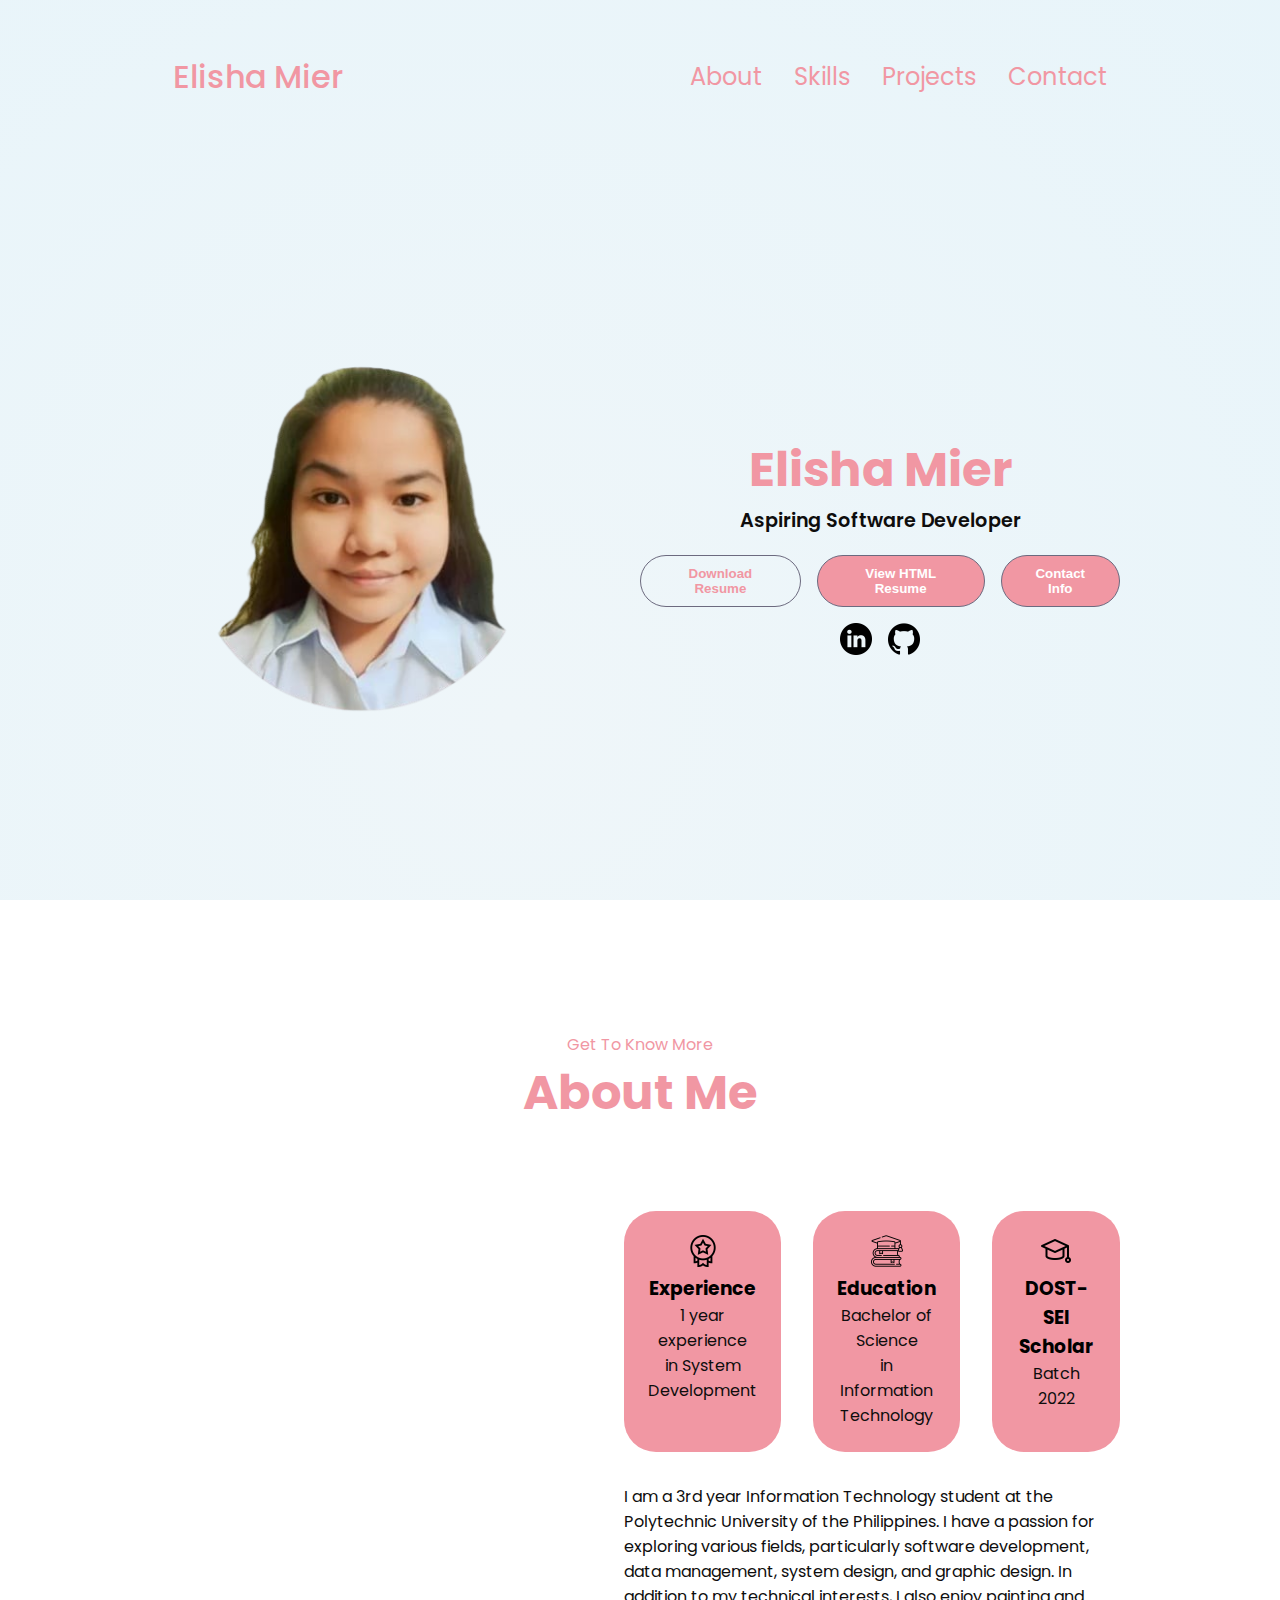
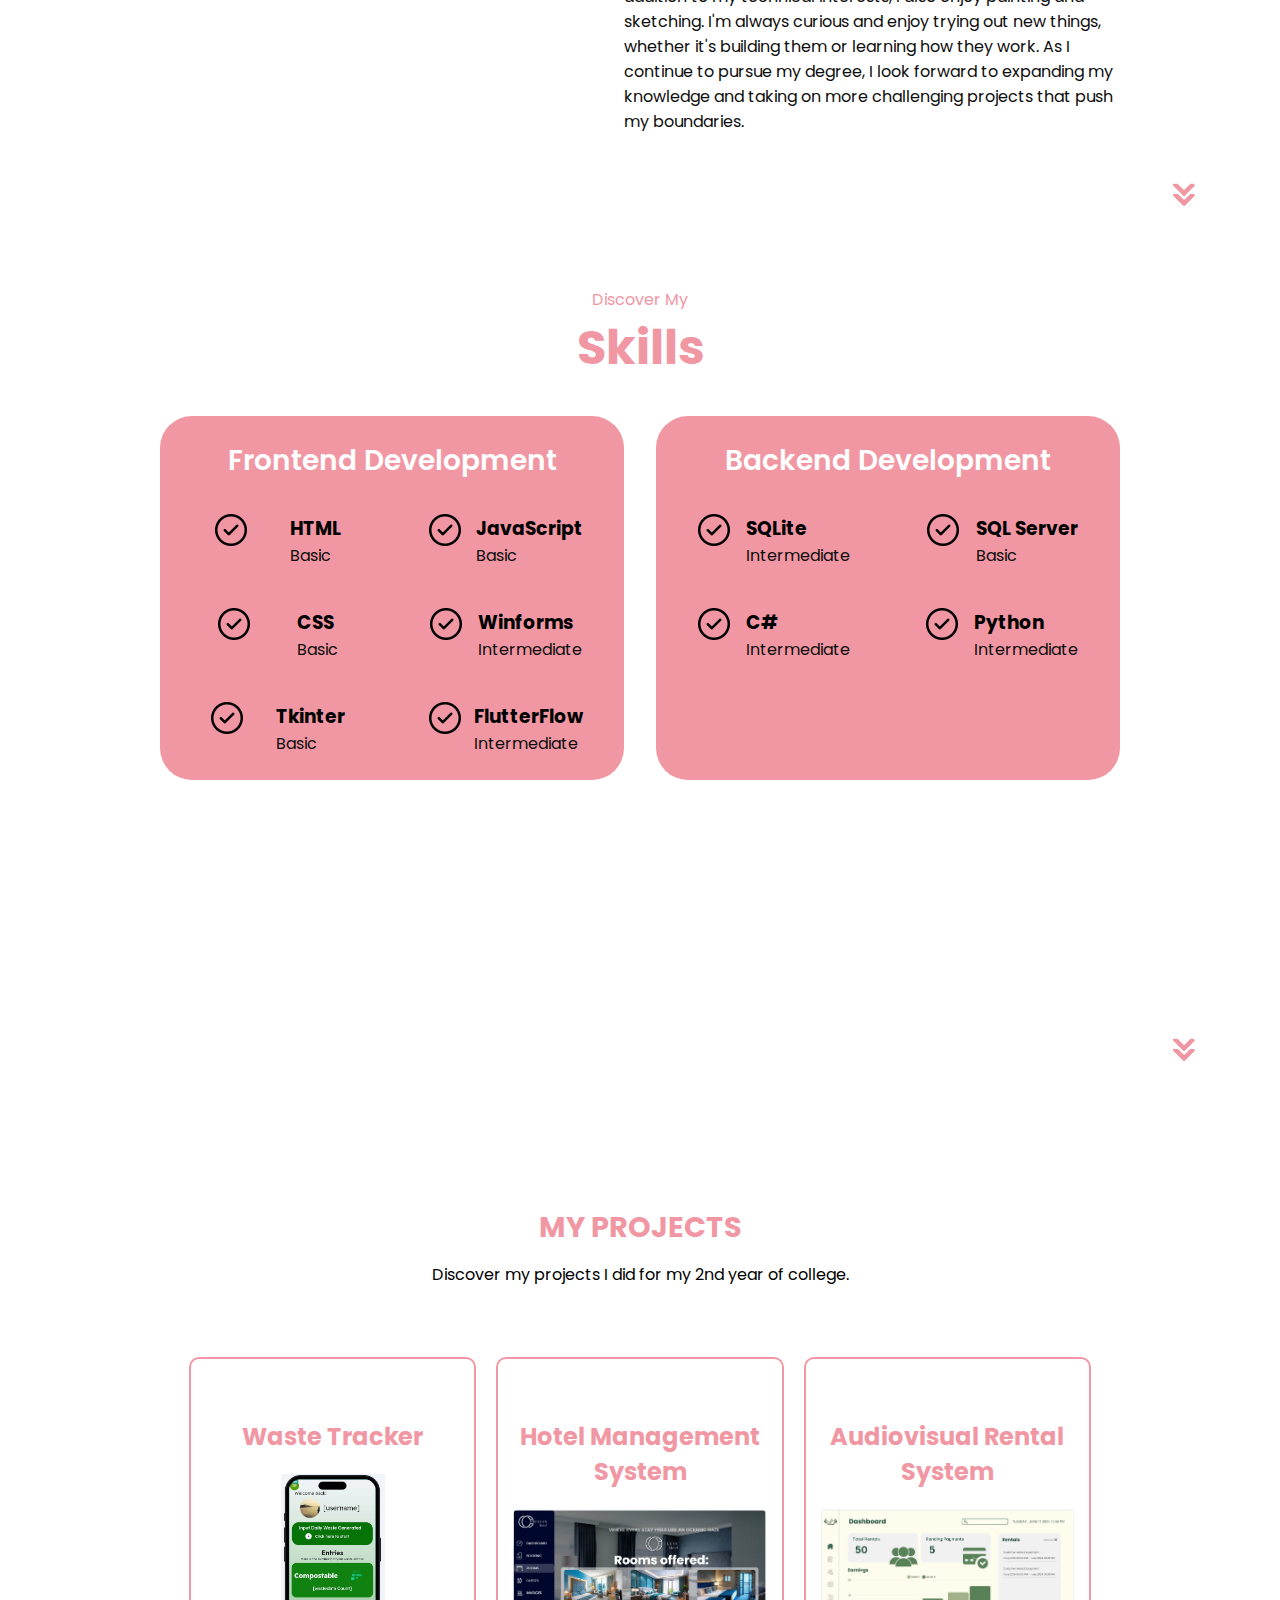
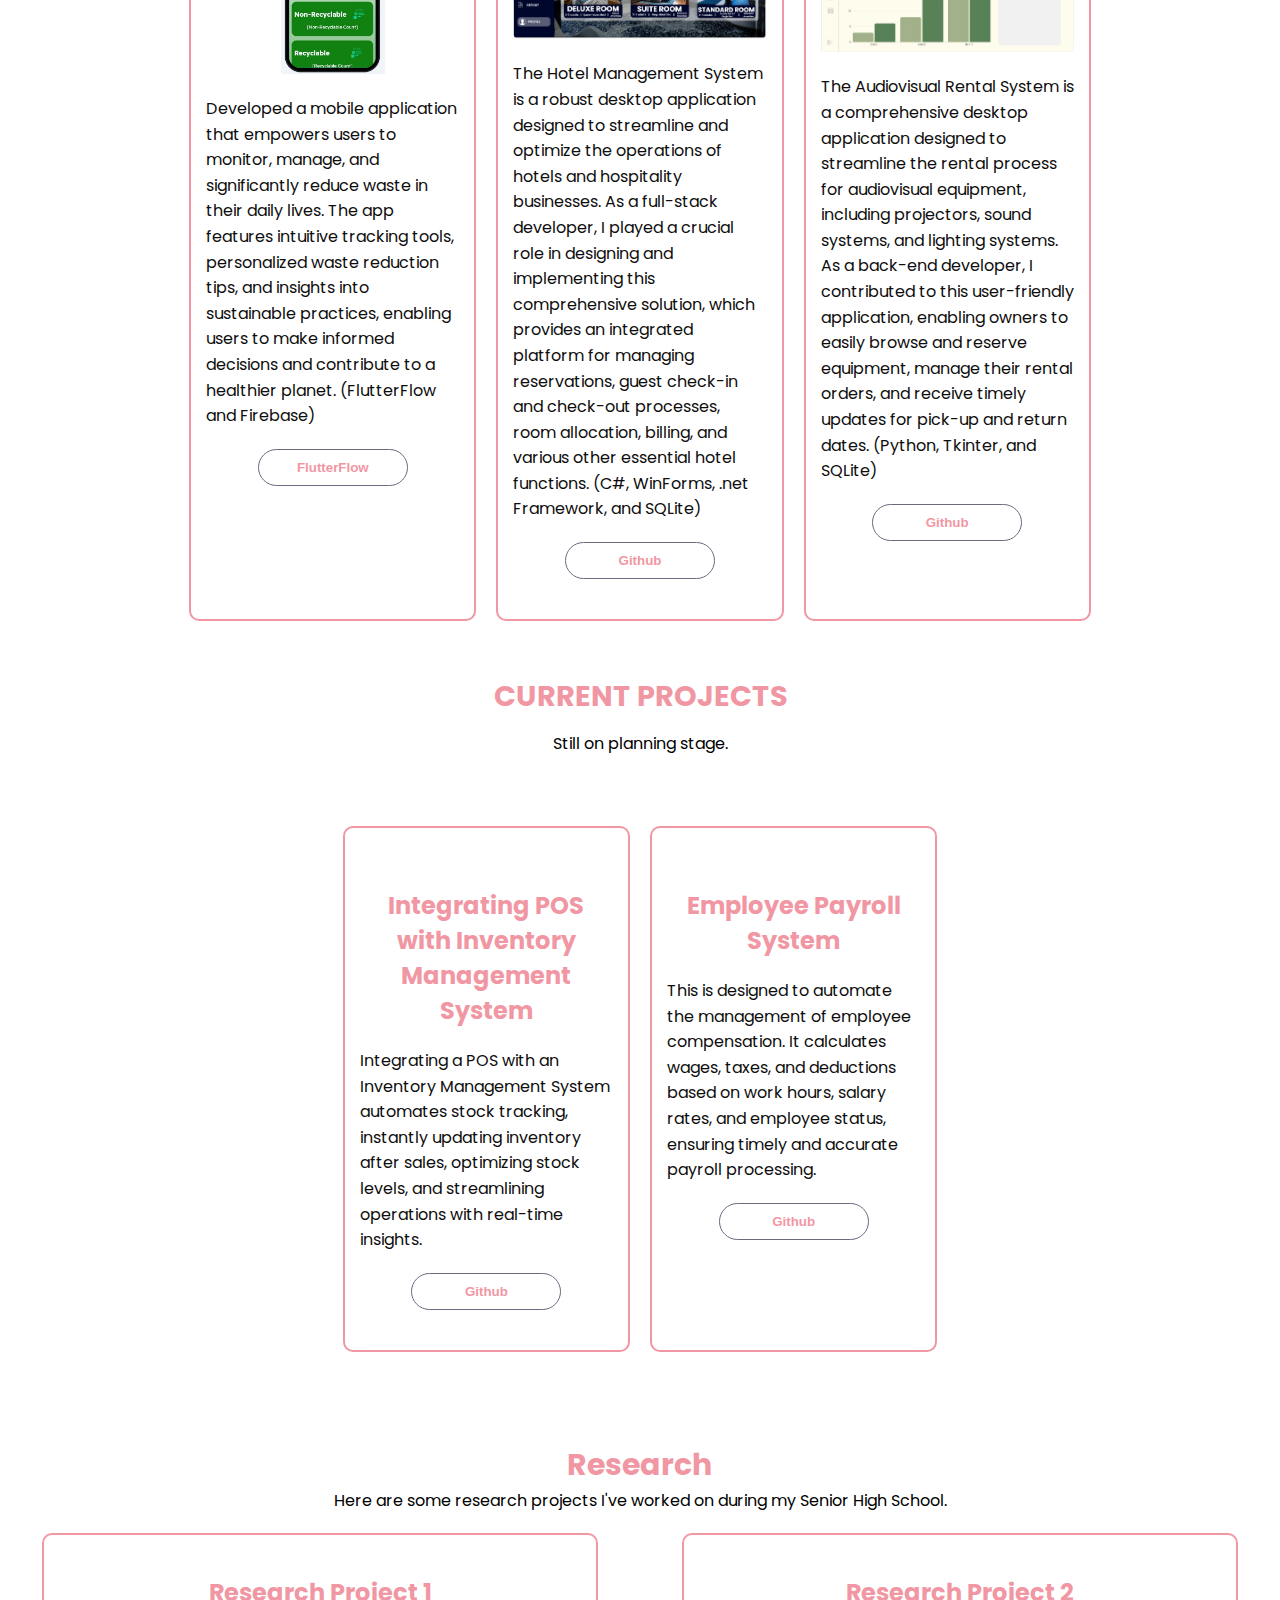
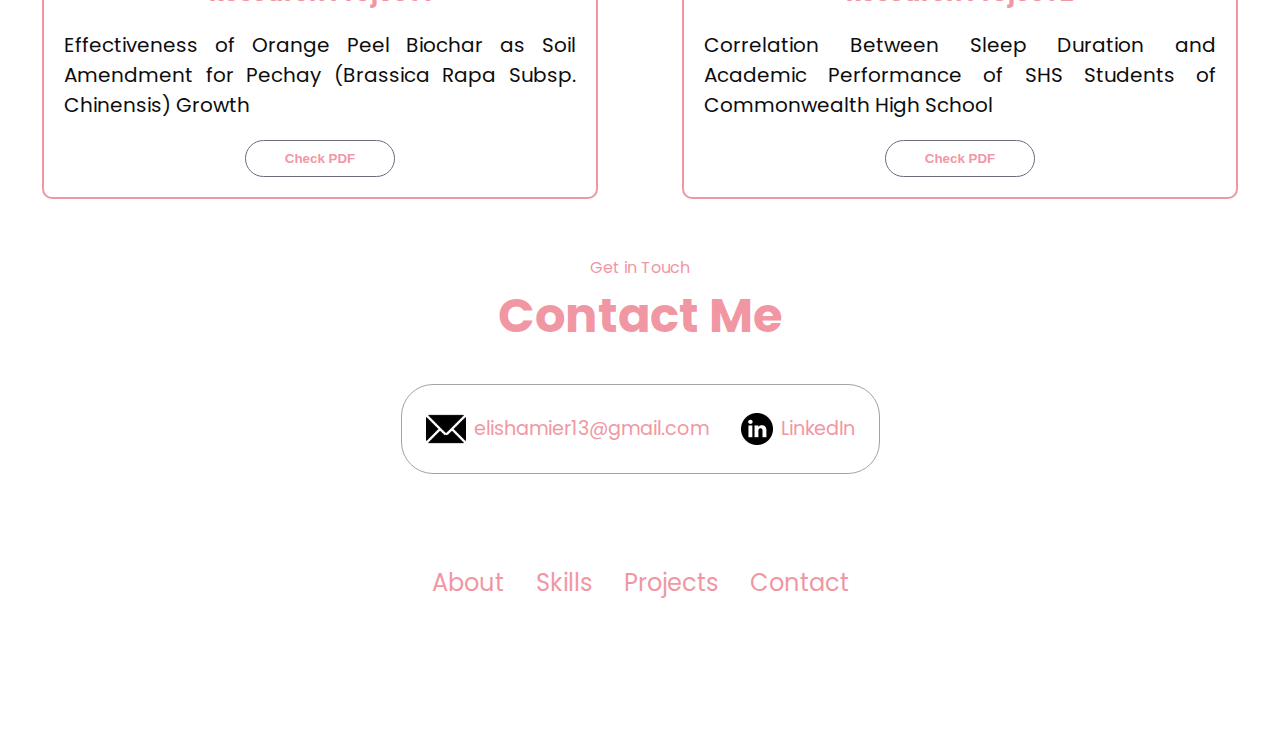
<file: index.html>
<!DOCTYPE html>
<html lang="en">
  <head>
    <meta charset="UTF-8" />
    <meta http-equiv="X-UA-Compatible" content="IE=edge" />
    <meta name="viewport" content="width=device-width, initial-scale=1.0" />
    <title>My Website Resume</title>
    <link rel="stylesheet" href="style.css" />
    <link rel="stylesheet" href="mediaqueries.css" />
  </head>
  <body>

    <!-------------------------- Header Area -------------------------->

    <!-- Desktop Navigation -->  
    <nav id="desktop-nav">
      <div class="logo">Elisha Mier</div>
      <div>
        <ul class="nav-links">
          <li><a href="#about">About</a></li>
          <li><a href="#skills">Skills</a></li>
          <li><a href="#projects">Projects</a></li>
          <li><a href="#contact">Contact</a></li>
        </ul>
      </div>
    </nav>
    <!-- Mobile Navigation --> 
    <nav id="hamburger-nav">
      <div class="logo">Elisha Mier</div>
      <div class="hamburger-menu">
        <div class="hamburger-icon" onclick="toggleMenu()">
          <span></span>
          <span></span>
          <span></span>
        </div>
        <div class="menu-links">
          <li><a href="#about" onclick="toggleMenu()">About</a></li>
          <li><a href="#skills" onclick="toggleMenu()">Skills</a></li>
          <li><a href="#projects" onclick="toggleMenu()">Projects</a></li>
          <li><a href="#contact" onclick="toggleMenu()">Contact</a></li>
        </div>
      </div>
    </nav>
    
    <!-------------------------- Profile -------------------------->
    <section id="profile">
      <div class="section__pic-container">
        <img src="./assets/picture_no_bg.png" alt="Elisha Mier profile picture" />
      </div>
      <div class="section__text">
        <h1 class="title">Elisha Mier</h1>
        <p class="section__text__p2">Aspiring Software Developer</p>
        <div class="btn-container">
          <button
              class="btn btn-color-2"
              onclick="window.open('./assets/RESUME_MIER.pdf')"
          >
              Download Resume
          </button>
          <button class="btn btn-color-1" onclick="window.open('./index resume.html', '_blank')">
            View HTML Resume
        </button>
          <button class="btn btn-color-1" onclick="location.href='./#contact'">
              Contact Info
          </button>
      </div>      
        <div id="socials-container">
          <img
            src="./assets/linkedin.png"
            alt="My LinkedIn profile"
            class="icon"
            onclick="location.href='https://www.linkedin.com/in/elisha-mier-520305327/'"
          />
          <img
            src="./assets/github.png"
            alt="My Github profile"
            class="icon"
            onclick="location.href='https://github.com/Elishareign'"
          />
        </div>
      </div>
    </section>

  <!-------------------------- About Me -------------------------->
  <section id="about">
    <p class="section__text__p1">Get To Know More</p>
    <h1 class="title">About Me</h1>
    <div class="section-container">
      <div class="section__pic-container">
        <img src="./assets/pink.jpg" alt="Profile picture" class="about-pic" />
      </div>
      <div class="about-details-container">
        <div class="about-containers">
          <!-- Experience Container -->
          <div class="details-container">
            <img src="./assets/experience.png" alt="Experience icon" class="icon" />
            <h3>Experience</h3>
            <p>1 year experience <br />in System Development</p>
          </div>
          <!-- Education Container -->
          <div class="details-container">
            <img src="./assets/education.png" alt="Education icon" class="icon" />
            <h3>Education</h3>
            <p>Bachelor of Science<br />in Information Technology</p>
          </div>
          <!-- Scholarship Container-->
          <div class="details-container">
            <img src="./assets/scholar.png" alt="Scholar Icon" class="icon" />
            <h3>DOST-SEI Scholar</h3>
            <p>Batch 2022</p>
          </div>
        </div>
        <div class="text-container">
          <p>
            I am a 3rd year Information Technology student at the Polytechnic University of the Philippines. 
            I have a passion for exploring various fields, particularly software development, data management,
            system design, and graphic design. In addition to my technical interests, I also enjoy painting and sketching.
            I'm always curious and enjoy trying out new things, whether it's building 
            them or learning how they work. As I continue to pursue my degree, I look forward to 
            expanding my knowledge and taking on more challenging projects that push my boundaries. 
          </p>
        </div>
      </div>
    </div>
    <img src="./assets/arrow_pink.png" alt="Arrow icon" class="icon arrow" onclick="location.href='./#skills'" />
  </section>


   <!-------------------------- Skills -------------------------->
    <section id="skills">
      <p class="section__text__p1">Discover My</p>
      <h1 class="title">Skills</h1>
      <div class="skills-details-container">
        <div class="about-containers">
          <div class="details-container">
            <h2 class="skills-sub-title">Frontend Development</h2>
            <div class="article-container">
              <article>
                <img
                  src="./assets/checkmark.png"
                  alt="Skills icon"
                  class="icon"
                />
                <div>
                  <h3>HTML</h3>
                  <p>Basic</p>
                </div>
              </article>
              <article>
                <img
                  src="./assets/checkmark.png"
                  alt="Experience icon"
                  class="icon"
                />
                <div>
                  <h3>JavaScript</h3>
                  <p>Basic</p>
                </div>
              </article>
              <article>
                <img
                  src="./assets/checkmark.png"
                  alt="Experience icon"
                  class="icon"
                />
                <div>
                  <h3>CSS</h3>
                  <p>Basic</p>
                </div>
              </article>
              <article>
                <img
                  src="./assets/checkmark.png"
                  alt="Experience icon"
                  class="icon"
                />
                <div>
                  <h3>Winforms</h3>
                  <p>Intermediate</p>
                </div>
              </article>
              <article>
                <img
                  src="./assets/checkmark.png"
                  alt="Experience icon"
                  class="icon"
                />
                <div>
                  <h3>Tkinter</h3>
                  <p>Basic</p>
                </div>
              </article>
              <article>
                <img
                  src="./assets/checkmark.png"
                  alt="Experience icon"
                  class="icon"
                />
                <div>
                  <h3>FlutterFlow</h3>
                  <p>Intermediate</p>
                </div>
              </article>
            </div>
          </div>
          <div class="details-container">
            <h2 class="skills-sub-title">Backend Development</h2>
            <div class="article-container">
              <article>
                <img
                  src="./assets/checkmark.png"
                  alt="Experience icon"
                  class="icon"
                />
                <div>
                  <h3>SQLite</h3>
                  <p>Intermediate</p>
                </div>
              </article>
              <article>
                <img
                  src="./assets/checkmark.png"
                  alt="Experience icon"
                  class="icon"
                />
                <div>
                  <h3>SQL Server</h3>
                  <p>Basic</p>
                </div>
              </article>
              <article>
                <img
                  src="./assets/checkmark.png"
                  alt="Experience icon"
                  class="icon"
                />
                <div>
                  <h3>C#</h3>
                  <p>Intermediate</p>
                </div>
              </article>
              <article>
                <img
                  src="./assets/checkmark.png"
                  alt="Experience icon"
                  class="icon"
                />
                <div>
                  <h3>Python</h3>
                  <p>Intermediate</p>
                </div>
              </article>
            </div>
          </div>
        </div>
      </div>
      <img
        src="./assets/arrow_pink.png"
        alt="Arrow icon"
        class="icon arrow"
        onclick="location.href='./#projects'"
      />
    </section>

<!-------------------------- Projects -------------------------->
<section id="projects">
  <section class="project-content">
      <div class="container">
          <div class="project-title">
              <h4>My Projects</h4>
              <p>Discover my projects I did for my 2nd year of college.</p>
          </div>

          <div class="projects">
              <!-- 1st Project -->  
              <div class="project">
                  <h4>Waste Tracker</h4> 
                  <div class="project-image">
                      <img src="./assets/wastetrack.jpg" alt="Waste Tracker" class="project-img">
                  </div>
                  <i class="fa fa-coffee"></i>
                  <p>Developed a mobile application that empowers users to monitor, manage, and significantly 
                    reduce waste in their daily lives. The app features intuitive tracking tools, personalized waste 
                    reduction tips, and insights into sustainable practices, enabling users to make informed decisions 
                    and contribute to a healthier planet. (FlutterFlow and Firebase)</p>
                  <div class="btn-container">
                      <button class="btn btn-color-2" onclick="location.href='https://app.flutterflow.io/project/waste-track-usw3vd'">FlutterFlow</button>
                  </div>
              </div>
              <!-- 2nd Project -->
              <div class="project">
                  <h4>Hotel Management System</h4> 
                  <div class="project-image">
                      <img src="./assets/HotelSystem.jpg" alt="Hotel Management System" class="project-img">
                  </div>
                  <i class="fa fa-car"></i>
                  <p>The Hotel Management System is a robust desktop application designed to streamline and 
                    optimize the operations of hotels and hospitality businesses. As a full-stack developer, 
                    I played a crucial role in designing and implementing this comprehensive solution, which provides an 
                    integrated platform for managing reservations, guest check-in and check-out processes, 
                    room allocation, billing, and various other essential hotel functions. 
                    (C#, WinForms, .net Framework, and SQLite)</p>
                  <div class="btn-container">
                      <button class="btn btn-color-2" onclick="location.href='https://github.com/Elishareign/Hotel_Management_System'">Github</button>
                  </div>
              </div>
              <!-- 3rd Project -->
              <div class="project">
                  <h4>Audiovisual Rental System</h4> 
                  <div class="project-image">
                      <img src="./assets/RentalSystem.jpg" alt="Audiovisual Rental System" class="project-img">
                  </div>
                  <i class="fa fa-desktop"></i>
                  <p>The Audiovisual Rental System is a comprehensive desktop application designed to streamline 
                    the rental process for audiovisual equipment, including projectors, sound systems, and lighting systems. 
                    As a back-end developer, I contributed to this user-friendly application, enabling owners to easily browse 
                    and reserve equipment, manage their rental orders, and receive timely updates for pick-up and return dates. 
                    (Python, Tkinter, and SQLite)</p>
                  <div class="btn-container">
                      <button class="btn btn-color-2" onclick="location.href='https://github.com/Elishareign/AudioVisualRentalSystem'">Github</button>
                  </div>
              </div>
          </div>

          <!-- Current Projects Section -->
          <div class="project-title">
              <h4>Current Projects</h4>
              <p>Still on planning stage.</p> 
          </div>
          <div class="projects"> 
              <div class="project"> 
                  <h4>Integrating POS with Inventory Management System</h4>
                  <i class="fa fa-tasks"></i>
                  <p>Integrating a POS with an Inventory Management System automates stock tracking, 
                    instantly updating inventory after sales, optimizing stock levels, and streamlining 
                    operations with real-time insights.</p>
                  <div class="btn-container">
                      <button class="btn btn-color-2" onclick="location.href='https://github.com/Elishareign/POS-with-Inventory-System'">Github</button>
                  </div>
              </div>
              <div class="project"> 
                  <h4>Employee Payroll System</h4>
                  <i class="fa fa-dumbbell"></i>
                  <p>This is designed to automate the management of employee compensation. 
                    It calculates wages, taxes, and deductions based on work hours, salary rates, 
                    and employee status, ensuring timely and accurate payroll processing.</p>
                  <div class="btn-container">
                      <button class="btn btn-color-2" onclick="location.href='https://github.com/Elishareign/PayrollSystem'">Github</button>
                  </div>
              </div>
          </div>
      </div>
  </section>
</section>
   
  <!-------------------------- Research -------------------------->
              <div class="research-title">
                  <h4>Research</h4>
                  <p>Here are some research projects I've worked on during my Senior High School.</p>
              </div>
              <div class="research">
                  <!-- 1st Research-->
                  <div class="research-item">
                      <h4>Research Project 1</h4>
                      <p>Effectiveness of Orange Peel Biochar as Soil Amendment 
                        for Pechay (Brassica Rapa Subsp. Chinensis) Growth</p>
                      <div class="btn-container">
                          <button class="btn btn-color-2" onclick="window.open('./assets/Resarch1.pdf')">Check PDF</button>
                      </div>
                  </div>
                  <!-- 2nd Research -->
                  <div class="research-item">
                      <h4>Research Project 2</h4>
                      <p>Correlation Between Sleep Duration and Academic Performance of 
                        SHS Students of Commonwealth High School</p>
                      <div class="btn-container">
                          <button class="btn btn-color-2"  onclick="window.open('./assets/Research2.pdf')">Check PDF</button>
                      </div>
                  </div>   
              </div>
  
              <img
                  src="./assets/arrow_pink.png"
                  alt="Arrow icon"
                  class="icon arrow"
                  onclick="location.href='./#contact'"
              />
          </div>
      </section>
  </section>

    <!-------------------------- Contact -------------------------->
    <section id="contact">
      <p class="section__text__p1">Get in Touch</p>
      <h1 class="title">Contact Me</h1>
      <div class="contact-info-upper-container">
        <div class="contact-info-container">
          <img
            src="./assets/email.png"
            alt="Email icon"
            class="icon contact-icon email-icon"
          />
          <p><a>elishamier13@gmail.com</a></p>
        </div>
        <div class="contact-info-container">
          <img
            src="./assets/linkedin.png"
            alt="LinkedIn icon"
            class="icon contact-icon"
          />
          <p><a href="https://www.linkedin.com/in/elisha-mier-520305327/">LinkedIn</a></p>
        </div>
      </div>
    </section>
    <footer>
      <nav>
        <div class="nav-links-container">
          <ul class="nav-links">
            <li><a href="#about">About</a></li>
            <li><a href="#skills">Skills</a></li>
            <li><a href="#projects">Projects</a></li>
            <li><a href="#contact">Contact</a></li>
          </ul>
        </div>
      </nav>
    </footer>
    <img 
    id="scrollToTopButton" 
    class="scroll-to-top" 
    src="./assets/up-arrow.png" 
    alt="Scroll to Top" 
    style="display: none; cursor: pointer;" 
    />
    <script src="script.js"></script>
  </body>
</html>
</file>
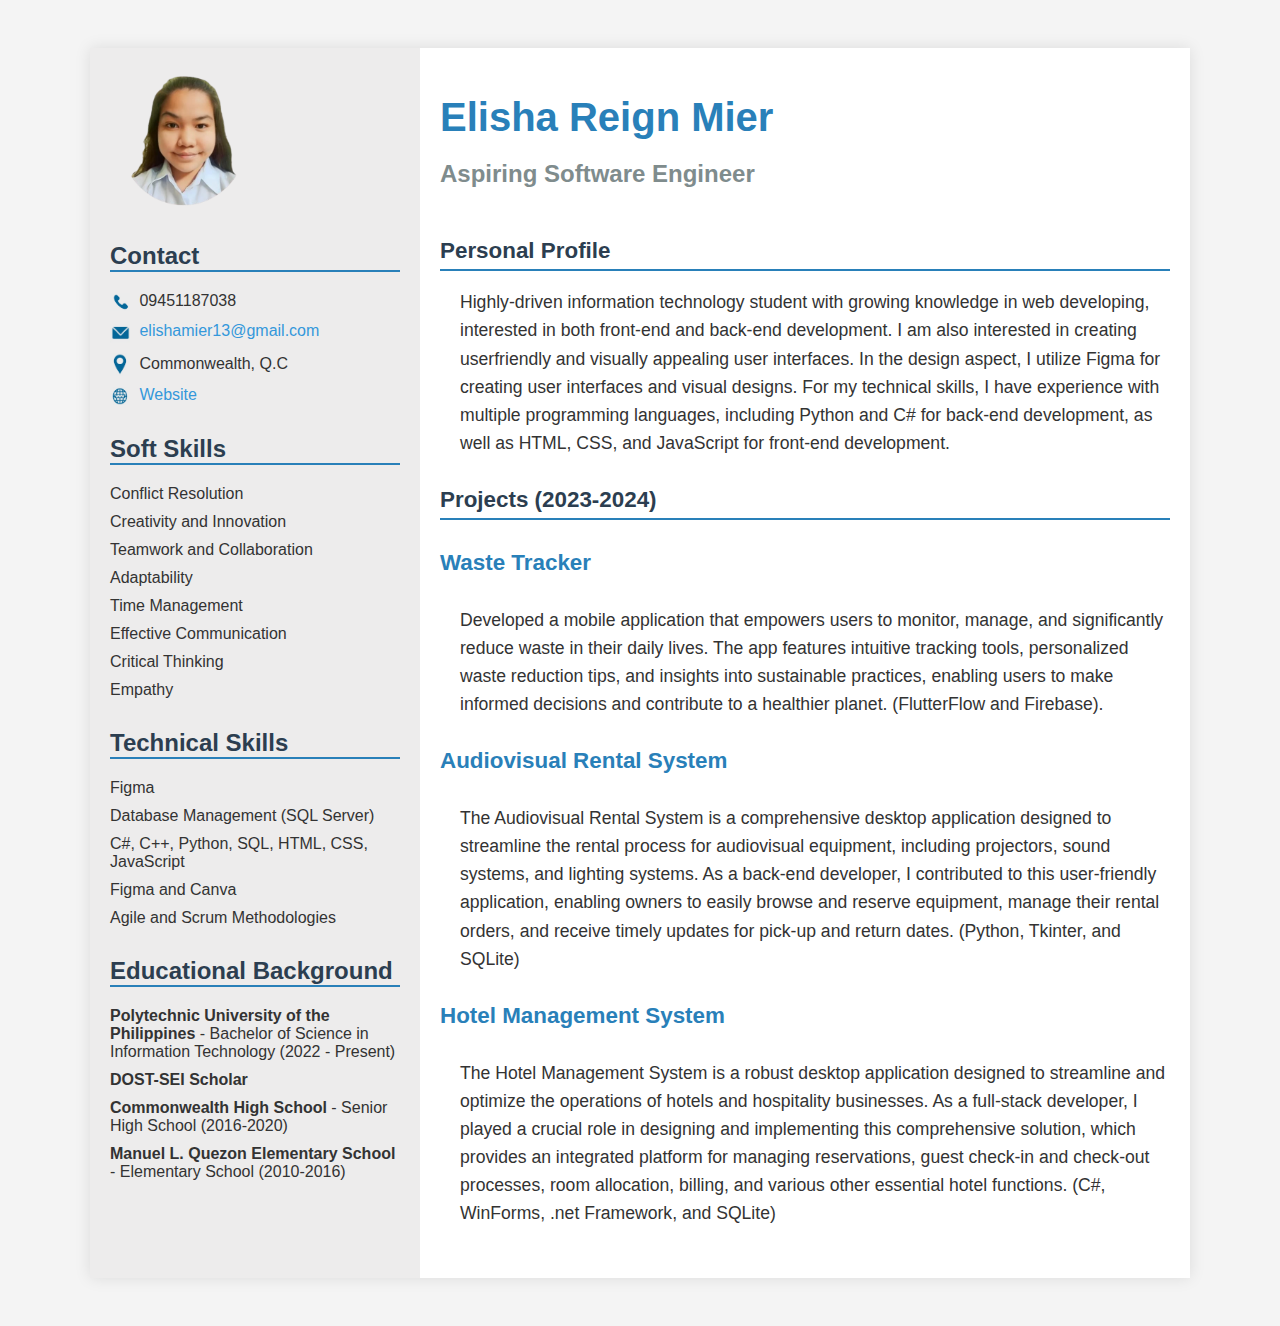
<file: index resume.html>
<!DOCTYPE html>
<html lang="en">
<head>
    <meta charset="UTF-8">
    <meta name="viewport" content="width=device-width, initial-scale=1.0">
    <title>Elisha Reign Mier - Resume</title>
    <link rel="stylesheet" href="styles.css">
    <link rel="stylesheet" href="mediaqueries.css" />
</head>
<body>

<!-------------------------- Left Container -------------------------->

    <div class="resume-container">
        <aside class="sidebar">
            <div class="profile-picture">
                <img src="./assets/picture_no_bg.png" alt="Profile Picture">
            </div>
<!-------------------------- Contact -------------------------->
            <section class="contact-info">
                <h3>Contact</h3>
                <ul>
                    <li><img src="./assets/contacts.jpg" alt="Phone"> 09451187038</li>
                    <li><img src="./assets/email_icon.jpg" alt="Email"> <a href="mailto:elishamier13@gmail.com">elishamier13@gmail.com</a></li>
                    <li><img src="./assets/location.jpg" alt="Location"> Commonwealth, Q.C</li>
                    <li><img src="./assets/link_www.jpg" alt="Website"> <a href="https://elishareign.github.io/ResumeWebsite/" target="_blank">Website</a></li>
                </ul>
            </section>
<!-------------------------- Skills -------------------------->
            <section class="skills-section">
                <h3>Soft Skills</h3>
                <ul>
                    <li>Conflict Resolution</li>
                    <li>Creativity and Innovation</li>
                    <li>Teamwork and Collaboration</li>
                    <li>Adaptability</li>
                    <li>Time Management</li>
                    <li>Effective Communication</li>
                    <li>Critical Thinking</li>
                    <li>Empathy</li>
                </ul>
            </section>

            <section class="skills-section">
                <h3>Technical Skills</h3>
                <ul>
                    <li>Figma</li>
                    <li>Database Management (SQL Server)</li>
                    <li>C#, C++, Python, SQL, HTML, CSS, JavaScript</li>
                    <li>Figma and Canva</li>
                    <li>Agile and Scrum Methodologies</li>
                </ul>
            </section>
<!-------------------------- Education -------------------------->
            <section class="education">
                <h3>Educational Background</h3>
                <ul>
                    <li><strong>Polytechnic University of the Philippines</strong> - Bachelor of Science in Information Technology (2022 - Present)</li>
                    <li><strong>DOST-SEI Scholar</strong></li>
                    <li><strong>Commonwealth High School</strong> - Senior High School (2016-2020)</li>
                    <li><strong>Manuel L. Quezon Elementary School</strong> - Elementary School (2010-2016)</li>
                </ul>
            </section>
        </aside>

<!-------------------------- Main -------------------------->
        <main class="main-content">
            <header>
                <h1>Elisha Reign Mier</h1>
                <h2>Aspiring Software Engineer</h2>
            </header>
<!-------------------------- Profile -------------------------->
            <section class="profile">
                <h3>Personal Profile</h3>
                <p>Highly-driven information technology student with growing
                    knowledge in web developing, interested in both front-end and
                    back-end development. I am also interested in creating userfriendly 
                    and visually appealing user interfaces. In the design
                    aspect, I utilize Figma for creating user interfaces and visual
                    designs. For my technical skills, I have experience with multiple
                    programming languages, including Python and C# for back-end
                    development, as well as HTML, CSS, and JavaScript for front-end
                    development.
                    </p>
            </section>
<!-------------------------- Projects -------------------------->
            <section class="projects">
                <h3>Projects (2023-2024)</h3>
                <div class="project">
                    <h4>Waste Tracker</h4>
                    <p>Developed a mobile application that empowers users to
                        monitor, manage, and significantly reduce waste in their
                        daily lives. The app features intuitive tracking tools,
                        personalized waste reduction tips, and insights into
                        sustainable practices, enabling users to make informed
                        decisions and contribute to a healthier planet.
                        (FlutterFlow and Firebase).
                        </p>
                </div>
                <div class="project">
                    <h4>Audiovisual Rental System</h4>
                    <p>The Audiovisual Rental System is a comprehensive
                        desktop application designed to streamline the rental
                        process for audiovisual equipment, including projectors,
                        sound systems, and lighting systems. As a back-end
                        developer, I contributed to this user-friendly
                        application, enabling owners to easily browse and
                        reserve equipment, manage their rental orders, and
                        receive timely updates for pick-up and return dates.
                        (Python, Tkinter, and SQLite)</p>
                </div>
                <div class="project">
                    <h4>Hotel Management System</h4>
                    <p>The Hotel Management System is a robust desktop
                        application designed to streamline and optimize the
                        operations of hotels and hospitality businesses. As a
                        full-stack developer, I played a crucial role in designing
                        and implementing this comprehensive solution, which
                        provides an integrated platform for managing
                        reservations, guest check-in and check-out processes,
                        room allocation, billing, and various other essential hotel
                        functions. (C#, WinForms, .net Framework, and SQLite)
  
                      </p>
                </div>
            </section>
        </main>
    </div>
</body>
</html>
</file>
<file: style.css>
/*-------------------- General ----------------------*/

@import url("https://fonts.googleapis.com/css2?family=Poppins:ital,wght@0,100;0,200;0,300;0,400;0,500;0,600;0,700;0,800;0,900;1,100;1,200;1,300;1,400;1,500;1,600;1,700;1,800;1,900&display=swap");

/*-- Browser Margin --*/
* {
  margin: 0;
  padding: 0;
}

/*---------------------------Body---------------------------*/

body {
  font-family: "Poppins", sans-serif;
  margin: auto;
  overflow: auto;
  background: radial-gradient(circle at 10% 20%, rgb(239, 246, 249) 0%, rgb(206, 239, 253) 90%);
  animation: gradient 15s ease infinite;
  background-size: 400% 400%;
  background-attachment: fixed;
}

/*-- Background Animation --*/
@keyframes gradient {
  0% {
      background-position: 0% 0%;
  }
  50% {
      background-position: 100% 100%;
  }
  100% {
      background-position: 0% 0%;
  }
}

.wave {
  background: rgb(255 255 255 / 25%);
  border-radius: 1000% 1000% 0 0;
  position: fixed;
  width: 200%;
  height: 12em;
  animation: wave 10s -3s linear infinite;
  transform: translate3d(0, 0, 0);
  opacity: 0.8;
  bottom: 0;
  left: 0;
  z-index: -1;
}

.wave:nth-of-type(2) {
  bottom: -1.25em;
  animation: wave 18s linear reverse infinite;
  opacity: 0.8;
}

.wave:nth-of-type(3) {
  bottom: -2.5em;
  animation: wave 20s -1s reverse infinite;
  opacity: 0.9;
}

@keyframes wave {
  2% {
      transform: translateX(1);
  }

  25% {
      transform: translateX(-25%);
  }

  50% {
      transform: translateX(-50%);
  }

  75% {
      transform: translateX(-25%);
  }

  100% {
      transform: translateX(1);
  }
}

/*-- Scroll --*/
html {
  scroll-behavior: smooth;
}

p {
  color: rgb(14, 13, 13);
}

/*-- Transition --*/
a,
.btn {
  transition: all 300ms ease;
}

/*---------------------------Desktop Navigation---------------------------*/

nav,
.nav-links {
  display: flex;
}

nav {
  justify-content: space-around;
  align-items: center;
  height: 17vh;
}

.nav-links {
  gap: 2rem;
  list-style: none;
  font-size: 1.5rem;
}

a {
  color: rgb(241, 151, 163);
  text-decoration: none;
  text-decoration-color: rgb(108, 106, 127);
}

a:hover {
  color: rgb(108, 106, 127);
  text-decoration: underline;
  text-underline-offset: 1rem;
  text-decoration-color: rgb(108, 106, 127);
}

.logo {
  color: rgb(241, 151, 163);;
  font-size: 2rem;
  font-weight: 500;
}

.logo:hover {
  cursor: default;
}

/*---------------------------Mobile Menu---------------------------*/

#hamburger-nav {
  display: none; 
}

.hamburger-menu {
  position: relative;
  display: inline-block;
}

.hamburger-icon {
  display: flex;
  flex-direction: column;
  justify-content: space-between;
  height: 24px;
  width: 30px;
  cursor: pointer;
}

.hamburger-icon span {
  width: 100%;
  height: 2px;
  background-color: rgb(108, 106, 127);
  transition: all 0.3s ease-in-out; 
}

.menu-links {
  position: absolute;
  top: 100%;
  right: 0;
  background-color: rgb(255, 255, 255);
  width: fit-content;
  max-height: 0;
  overflow: hidden;
  transition: all 0.3s ease-in-out; 
}

.menu-links a {
  display: block;
  padding: 10px;
  text-align: center;
  font-size: 1.5rem;
  color: rgb(241, 151, 163);
  text-decoration: none;
  transition: all 0.3s ease-in-out; 
}

.menu-links li {
  list-style: none;
}

.menu-links.open {
  max-height: 300px;
}

.hamburger-icon.open span:first-child {
  transform: rotate(45deg) translate(10px, 5px);
}

.hamburger-icon.open span:nth-child(2) {
  opacity: 0;
}

.hamburger-icon.open span:last-child {
  transform: rotate(-45deg) translate(10px, -5px);
}


/*--------------------------- Sections ---------------------------*/

section {
  padding-top: 4vh;
  height: 95vh;
  margin: 0 10rem;
  box-sizing: border-box;
  min-height: fit-content;
}

.section-container {
  display: flex;
}

/*--------------------------- Profile Section ---------------------------*/

#profile {
  display: flex;
  justify-content: center;
  gap: 5rem;
  height: 80vh;
}

.section__pic-container {
  display: flex;
  height: 200px;
  width: 200px;
  margin: auto 0;
}

.section__text {
  align-self: center;
  text-align: center;
}

.section__text p {
  font-weight: 600;
}

.section__text__p1 {
  color: rgb(241, 151, 163);
  text-align: center;
}

.section__text__p2 {
  font-size: 1.2rem;
  margin-bottom: 1rem;
}

.title {
  color: rgb(241, 151, 163);
  font-size: 3rem;
  text-align: center;
}

#socials-container {
  display: flex;
  justify-content: center;
  margin-top: 1rem;
  gap: 1rem;
}

/*--------------------------- Icons ---------------------------*/

.icon {
  cursor: pointer;
  height: 2rem;
}

/*--------------------------- Buttons ---------------------------*/

.btn-container {
  display: flex;
  justify-content: center;
  gap: 1rem;
  text-align: center; 
  margin-top: 20px; 
}

/*---------------- Button Styling ----------------*/

.btn {
  display: inline-block; 
  font-weight: 600; 
  padding: 10px 20px; 
  border-radius: 30px; 
  border: 2px solid rgb(241, 151, 163); 
  background-color: transparent; 
  color: rgb(241, 151, 163); 
  transition: all 0.3s ease; 
  cursor: pointer; 
}

.btn-color-1,
.btn-color-2 {
  border: rgb(108, 106, 127) 0.1rem solid;
}

.btn-color-1:hover,
.btn-color-2:hover {
  cursor: pointer;
}

.btn-color-1,
.btn-color-2:hover {
  background: rgb(241, 151, 163);
  color: white;
}

.btn-color-1:hover {
  background: rgb(238,191,209);
}

.btn-color-2 {
  background: none;
}

.btn-color-2:hover {
  border: rgb(255, 255, 255) 0.1rem solid;
}

.btn-container {
  gap: 1rem;
}

/*--------------------------- About Section ---------------------------*/

#about {
  position: relative;
}

.about-containers {
  gap: 2rem;
  margin-bottom: 2rem;
  margin-top: 2rem;
}

.about-details-container {
  justify-content: center;
  flex-direction: column;
}

.about-containers,
.about-details-container {
  display: flex;
}

.about-pic {
  border-radius: 2rem;
  opacity: 0; 
  transform: scale(0.8); 
  animation: fadeInZoom 0.5s forwards; 
}

@keyframes fadeInZoom {
  0% {
    opacity: 0; 
    transform: scale(0.8); 
  }
  100% {
    opacity: 1; 
    transform: scale(1); 
  }
}

.arrow {
  position: absolute;
  right: -5rem;
  bottom: 2.5rem;
}

.details-container {
  padding: 1.5rem;
  flex: 1;
  background: rgb(241, 151, 163);
  border-radius: 2rem;
  text-align: center;
  transition: background 0.3s ease, transform 0.3s ease;
}

.details-container:hover {
  background: rgb(238,191,209); 
  transform: scale(1.05);
}

.section-container {
  gap: 4rem;
  height: 80%;
}

.section__pic-container {
  height: 400px;
  width: 400px;
  margin: auto 0;
}

/*--------------------------- Skills Section -----------------------*/

#skills {
  position: relative;
}

.skills-sub-title {
  color: rgb(255, 255, 255);
  font-weight: 600;
  font-size: 1.75rem;
  margin-bottom: 2rem;
}

.skills-details-container {
  display: flex;
  justify-content: center;
  flex-direction: column;
}

.article-container {
  display: flex;
  text-align: initial;
  flex-wrap: wrap;
  flex-direction: row;
  gap: 2.5rem;
  justify-content: space-around;
}

article {
  display: flex;
  width: 10rem;
  justify-content: space-around;
  gap: 0.5rem;
}

article .icon {
  cursor: default;
}


/*--------------------------- Projects ---------------------------*/
#projects {
  position: relative;
  max-width: 1400px; 
  margin: 0 auto; 
}

.project-content {
  padding: 30px 0;
}

.project-title {
  margin-bottom: 60px;
  margin-top: 40px;
  text-align: center;
}

.project-title h4 {
  text-transform: uppercase;
  font-size: 1.80rem;
  line-height: 30px;
  color: rgb(241, 151, 163);
  margin-bottom: 20px;
}

.project-title p {
  color: #000000;
  font-size: 1rem;
}

.projects {
  display: flex;
  justify-content: center;
  flex-wrap: wrap;
}

.project {
  padding: 40px 15px; 
  color: rgb(241, 151, 163);
  border: 2px solid rgb(241, 151, 163);
  border-radius: 10px;
  width: calc(32% - 20px); 
  text-align: center;
  margin: 10px;
  margin-bottom: 20px; 
  box-sizing: border-box; 
  transition: all 0.3s ease-in-out; 
}

.project-image {
  order: 2; 
  text-align: center;
  margin-bottom: 15px;
}

.project h4 {
  font-size: 1.50rem;
  margin: 20px 0;
  order: 1; 
}

.project p {
  text-align: left;
  font-size: 1rem; 
  line-height: 1.6; 
}

.project-image img {
  max-width: 100%;
  height: auto;
  object-fit: cover; 
  max-height: 200px;
}


.project:hover {
  background-color: rgb(238,191,209); 
  color: white; 
  border-color: transparent; 
  box-shadow: 0 10px 20px rgba(0, 0, 0, 0.15); 
}

.project .btn, .research-item .btn {
  min-width: 150px; 
  text-align: center; 
}


/*--------------------------- Research ---------------------------*/
.research-title {
  margin: 40px 0 20px;
  color: rgb(241, 151, 163);
  text-align: center;
  font-size: 30px;
}

.research-title p {
  color: rgb(0, 0, 0);
  text-align: center;
  font-size: 1rem;
}

.research {
  display: flex;
  justify-content: space-around; 
  flex-wrap: wrap; 
}

.research-item {
  padding: 20px; 
  color: rgb(241, 151, 163);
  border: 2px solid rgb(241, 151, 163);
  border-radius: 10px;
  width: calc(45% - 20px); 
  text-align: center;
  margin-bottom: 20px; 
  box-sizing: border-box; 
  transition: all 0.3s ease-in-out; 
}

.research-item:hover {
  background-color: rgb(238,191,209); 
  color: white; 
  border-color: transparent; 
  box-shadow: 0 10px 20px rgba(0, 0, 0, 0.15); 
}

.research-item h4 {
  font-size: 1.50rem;
  margin: 20px 0;
}

.research-item p {
  text-align: justify;
  font-size: 1.25rem;
}


/*--------------------------- Contact ---------------------------*/

#contact {
  display: flex;
  justify-content: center;
  flex-direction: column;
  height: 70vh;
}

.contact-info-upper-container {
  display: flex;
  justify-content: center;
  border-radius: 2rem;
  border: rgb(53, 53, 53) 0.1rem solid;
  border-color: rgb(163, 163, 163);
  background: (250, 250, 250);
  margin: 2rem auto;
  padding: 0.5rem;
}

.contact-info-container {
  display: flex;
  align-items: center;
  justify-content: center;
  gap: 0.5rem;
  margin: 1rem;
}

.contact-info-container p {
  font-size: larger;
}

.contact-icon {
  cursor: default;
}

.email-icon {
  height: 2.5rem;
}

/*--------------------------- Footer Section ---------------------------*/

footer {
  height: 26vh;
  margin: 0 1rem;
}

footer p {
  text-align: center;
}

.scroll-to-top {
  width: 30px; 
  height: 30px; 
}

#scrollToTopButton {
  position: fixed; 
  bottom: 20px;    
  left: 20px;      
  width: 30px;     
  height: 30px;    
  display: none;   
  cursor: pointer; 
}
</file>
<file: mediaqueries.css>
@media screen and (max-width: 1400px) {
    #profile {
        height: 83vh;
        margin-bottom: 6rem;
    }
    .about-containers {
        display: flex;
        flex-wrap: wrap;
    }
    #contact,
    #projects {
        height: fit-content;
    }
    }

@media screen and (max-width: 1200px) {
    #desktop-nav {
        display: none;
    }
    #hamburger-nav {
        display: flex;
    }
    #experience,
    .experience-details-container {
        margin-top: 2rem;
    }
    #profile,
    .section-container {
        display: block;
    }
    .arrow {
        display: none;
    }
    section,
    .section-container {
        height: fit-content;
    }
    section {
        margin: 0 5%;
    }
    .section__pic-container {
        width: 275px;
        height: 275px;
        margin: 0 auto 2rem;
    }
    .about-containers {
        margin-top: 0;
    }
    }

@media screen and (max-width: 600px) {
    #contact,
    footer {
        height: 40vh;
    }
    #profile {
        height: auto; 
        margin-bottom: 0;
    }
    article {
        font-size: 1rem;
    }
    footer nav {
        height: fit-content;
        margin-bottom: 2rem;
    }
    .about-containers,
    .contact-info-upper-container,
    .btn-container {
        flex-wrap: wrap;
    }
    .contact-info-container {
        margin: 0;
    }
    .contact-info-container p,
    .nav-links li a {
        font-size: 1rem;
    }
    .experience-sub-title {
        font-size: 1.25rem;
    }
    .logo {
        font-size: 1.5rem;
    }
    .nav-links {
        flex-direction: column;
        gap: 0.5rem;
        text-align: center;
    }
    .section__pic-container {
        width: auto;
        height: 46vw; 
        justify-content: center;
    }
    .section__text__p2 {
        font-size: 1.25rem;
    }
    .title {
        font-size: 2rem;
    }
    .text-container {
        text-align: justify;
    }

    #projects {
        padding: 1rem;
    }
    .project-content,
    .research {
        display: block; 
        justify-content: center; 
        margin-bottom: 1rem; 
    }
    .project,
    .research-item {
        width: 100%; 
        margin: 0.5rem 0; 
        box-sizing: border-box; 
    }
    .project i,
    .research-item i {
        font-size: 2rem;
        margin-bottom: 0.5rem;
    }
    .project-title h4,
    .research-title h4 {
        font-size: 1.5rem;
        margin-bottom: 0.5rem;
    }
    .project p,
    .research-item p {
        font-size: 1rem;
        line-height: 1.4;
    }
    .btn-container {
        display: flex;
        justify-content: center;
    }
    .btn {
        padding: 0.25rem 0.5rem; 
        font-size: 0.9rem; 
        max-width: 150px; 
        margin: 0.5rem; 
    }
    .research {
        margin-top: 2rem;
    }
    .research-item {
        text-align: center;
        margin-bottom: 1.5rem;
    }
    .icon.arrow {
        width: 50px;
        height: auto;
        margin: 2rem auto;
        display: block;
    }
    }

/*-- For resume --*/
@media (max-width: 600px) {
    .resume-container {
        flex-direction: column;
        margin: 10px;
    }
    .sidebar {
        width: 100%; 
        padding-right: 0; 
    }
    .main-content {
        width: 100%; 
        padding: 10px; 
    }
    .profile-picture img {
        width: 100px;
        height: 100px; 
    }
    header {
        font-size: 2rem; 
    }
    header h1 {
        font-size: 2rem; 
    }
    header h2 {
        font-size: 1.2rem; 
    }
    .sidebar h3, .main-content h3 {
        font-size: 1.2rem; 
    }

    .sidebar ul li {
        font-size: 0.9rem; 
    }
    .profile p {
        font-size: 1rem; 
    }
    .project h4 {
        font-size: 1.2rem; 
    }
    .project p {
        font-size: 0.9rem; 
    }
    section {
        margin-bottom: 20px; 
    }
}
</file>
<file: styles.css>
/*-- General --*/

* {
    box-sizing: border-box;
    margin: 5;
    padding: 5;
}


body {
    font-family: 'Arial', sans-serif;
    background-color: #f4f4f4;
    color: #333;
    padding: 20px 0;
}

h3 {
    color: #2980b9;
}
.resume-container {
    display: flex;
    max-width: 1100px;
    margin: 20px auto;
    background: white;
    box-shadow: 0 0 15px rgba(0, 0, 0, 0.1);
}

/*-- Left Container --*/

.sidebar {
    width: 30%;
    background-color: #edecec;
    padding: 20px;
    padding-right: 20px;
    text-align: left; 
}


.profile-picture img {
    width: 150px;
    height: 150px;
    border-radius: 50%;
    margin-bottom: 20px;
}

.contact-info img{
    width: 20px;
    vertical-align: middle;
    margin-right: 5px;
}

.sidebar h3 {
    font-size: 1.50rem;
    color: #2c3e50;
    margin-bottom: 15px;
    border-bottom: 2px solid #2980b9;
    padding-bottom: 5px;
}

.sidebar h3, .sidebar ul {
    margin: 0 0 20px;
    padding: 0;
}

.sidebar ul {
    list-style: none;
    padding: 0;
    margin-bottom: 20px;
}

.sidebar ul li {
    font-size: 1rem;
    list-style: none;
    margin-bottom: 10px;
}

.sidebar ul li a {
    color: #3498db;
    text-decoration: none;
}

.sidebar ul li a:hover {
    text-decoration: underline;
}

/*-- Main --*/
.main-content {
    width: 70%;
    padding: 20px;
}

section {
    margin-bottom: 30px;
}

section h3 {
    font-size: 1.4rem;
    color: #2c3e50;
    border-bottom: 2px solid #2980b9;
    padding-bottom: 5px;
    margin-bottom: 10px;
}

/*-- Profile --*/
.profile {
    margin-top: 50px; 
}

.profile p {
    font-size: 1.10rem;
    margin-left: 20px;
    line-height: 1.6;
}


/*-- Header --*/
header {
    font-size: 2.5rem;
    color: #2980b9;
    margin-bottom: 50px; 
}

header h1 {
    font-size: 2.5rem;
    color: #2980b9;
    margin-bottom: 10px;
}

header h2 {
    font-size: 1.5rem;
    color: #7f8c8d;
    margin-bottom: 20px;
}

/*-- Project --*/
.project h4 {
    font-size: 1.40rem;
    color: #2980b9;
}

.project {
    margin-bottom: 30px; 
}

.project p {
    font-size: 1.10rem;
    margin-left: 20px;
    line-height: 1.6;
}
</file>
